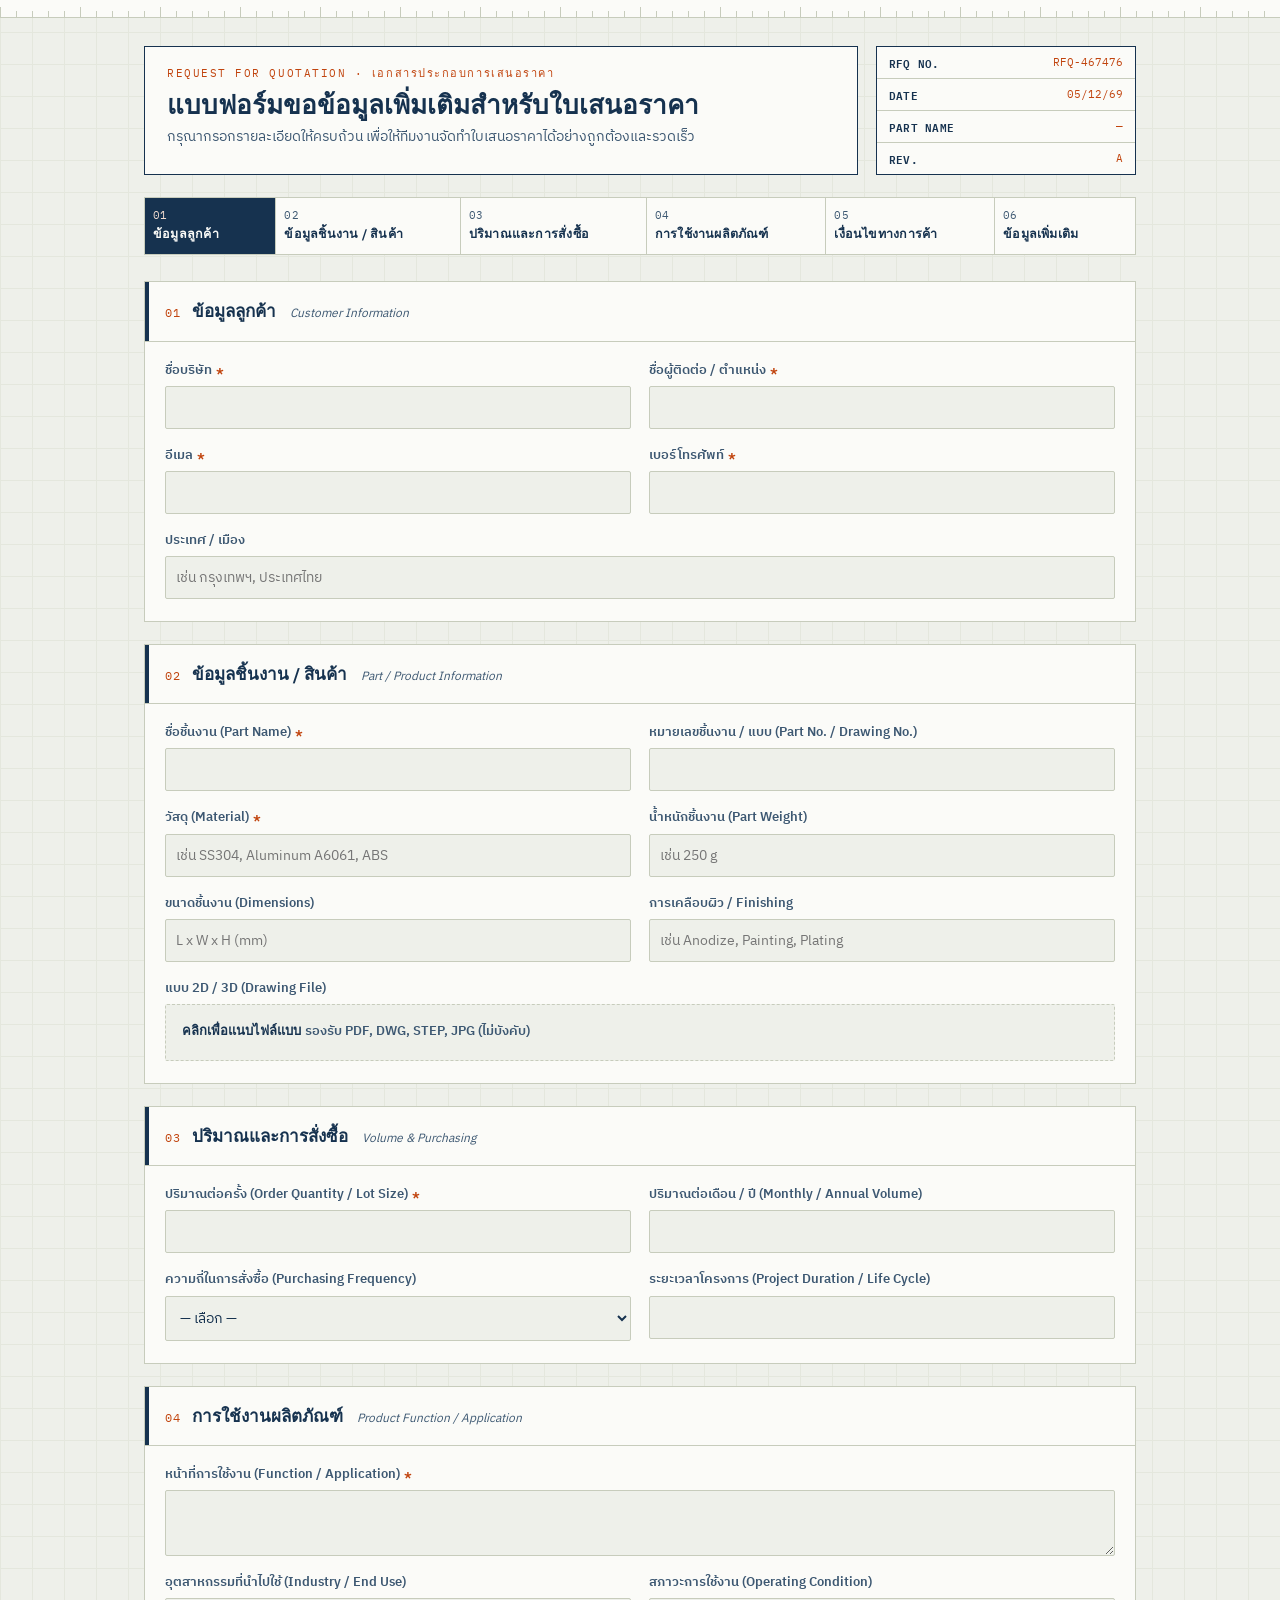
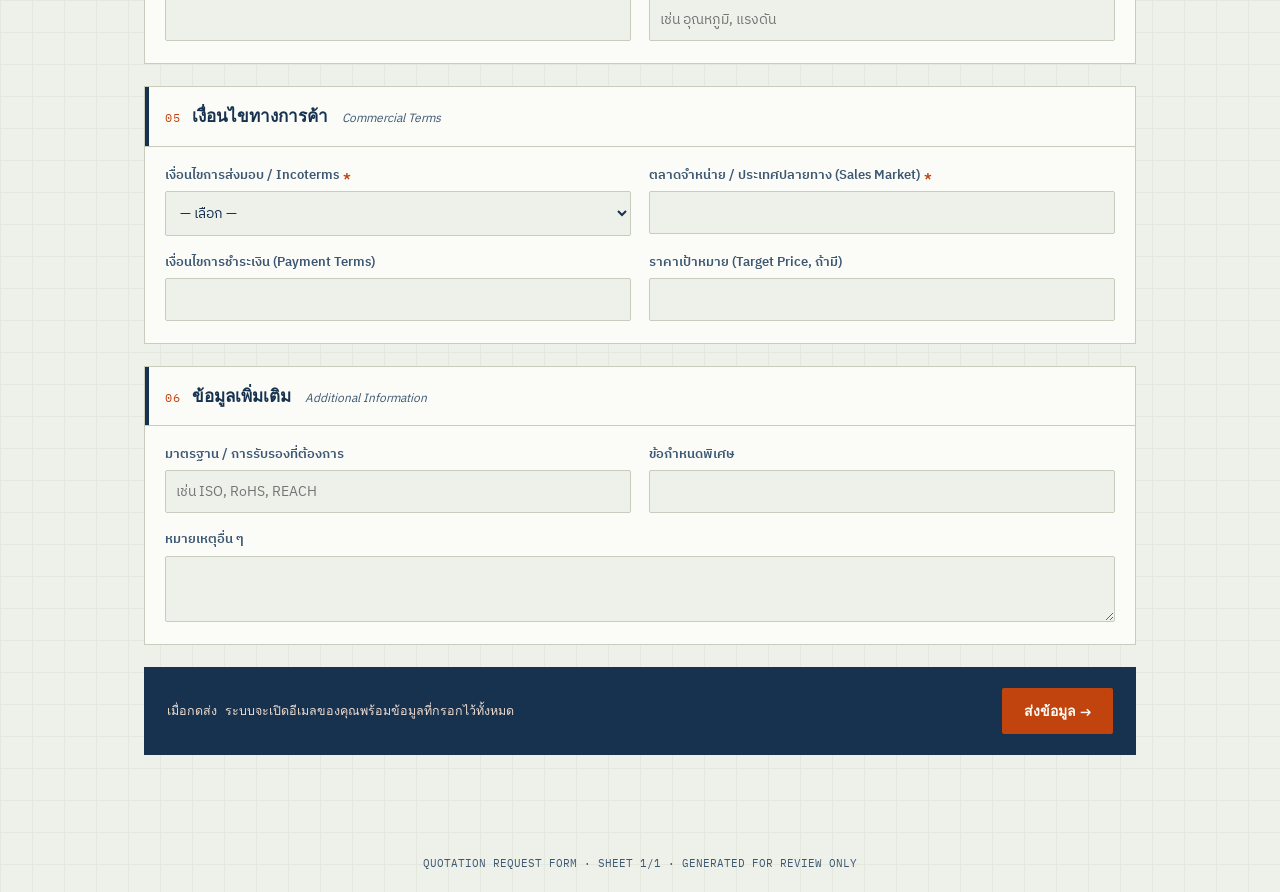
<file: rfq-form.html>
<!DOCTYPE html>
<html lang="th">
<head>
<meta charset="UTF-8">
<meta name="viewport" content="width=device-width, initial-scale=1.0">
<title>แบบฟอร์มขอข้อมูลเพิ่มเติมสำหรับใบเสนอราคา</title>
<link rel="preconnect" href="https://fonts.googleapis.com">
<link href="https://fonts.googleapis.com/css2?family=Space+Grotesk:wght@500;600;700&family=IBM+Plex+Sans+Thai:wght@400;500;600;700&family=IBM+Plex+Mono:wght@500;600&display=swap" rel="stylesheet">
<style>
  :root{
    --paper:#EEF0EA;
    --paper-2:#E4E7DD;
    --ink:#16324F;
    --ink-soft:#3D5872;
    --line:#C7CCBC;
    --accent:#C1440E;
    --accent-soft:#F1DCCF;
    --ok:#3F7859;
    --white:#FBFBF8;
    --radius:2px;
    --mono:'IBM Plex Mono',monospace;
    --disp:'Space Grotesk',sans-serif;
    --body:'IBM Plex Sans Thai','IBM Plex Sans',sans-serif;
  }
  *{box-sizing:border-box;}
  html{scroll-behavior:smooth;}
  body{
    margin:0;
    background:var(--paper);
    color:var(--ink);
    font-family:var(--body);
    font-size:15px;
    line-height:1.55;
    background-image:
      linear-gradient(var(--paper-2) 1px,transparent 1px),
      linear-gradient(90deg,var(--paper-2) 1px,transparent 1px);
    background-size:32px 32px;
  }
  @media (prefers-reduced-motion:no-preference){
    .reveal{opacity:0;transform:translateY(10px);transition:opacity .5s ease,transform .5s ease;}
    .reveal.in{opacity:1;transform:translateY(0);}
  }

  /* ---------- ruler ---------- */
  .ruler{
    height:18px;
    display:flex;
    align-items:flex-end;
    overflow:hidden;
    border-bottom:1px solid var(--line);
    background:var(--white);
  }
  .ruler span{
    flex:0 0 auto;width:16px;height:6px;border-left:1px solid var(--line);
  }
  .ruler span:nth-child(5n+1){height:10px;}

  /* ---------- header / title block ---------- */
  .sheet-head{
    max-width:1040px;margin:0 auto;padding:28px 24px 0;
    display:grid;grid-template-columns:1fr 260px;gap:18px;
  }
  @media (max-width:720px){ .sheet-head{grid-template-columns:1fr;} }
  .titlebox{
    border:1.5px solid var(--ink);background:var(--white);
    padding:18px 22px 20px;
  }
  .titlebox .eyebrow{
    font-family:var(--mono);font-size:11px;letter-spacing:.14em;color:var(--accent);
    text-transform:uppercase;margin:0 0 8px;
  }
  .titlebox h1{
    font-family:var(--disp);font-size:26px;line-height:1.2;margin:0 0 6px;font-weight:700;color:var(--ink);
  }
  .titlebox p{margin:0;color:var(--ink-soft);font-size:13.5px;}
  .stampbox{
    border:1.5px solid var(--ink);background:var(--white);
    font-family:var(--mono);font-size:11px;color:var(--ink-soft);
  }
  .stampbox .row{
    display:flex;justify-content:space-between;padding:7px 12px;border-bottom:1px solid var(--line);
  }
  .stampbox .row:last-child{border-bottom:none;}
  .stampbox .row b{color:var(--ink);font-weight:600;letter-spacing:.02em;}
  .stampbox .row span.val{color:var(--accent);max-width:150px;text-align:right;overflow:hidden;text-overflow:ellipsis;white-space:nowrap;}

  /* ---------- progress nav ---------- */
  .progress-wrap{
    max-width:1040px;margin:22px auto 0;padding:0 24px;
  }
  .progress{
    display:flex;border:1px solid var(--line);background:var(--white);
    overflow-x:auto;
  }
  .progress button{
    flex:1 0 auto;min-width:118px;background:none;border:none;border-right:1px solid var(--line);
    font-family:var(--mono);font-size:11px;color:var(--ink-soft);padding:10px 8px;cursor:pointer;
    text-align:left;letter-spacing:.02em;transition:background .2s,color .2s;
  }
  .progress button:last-child{border-right:none;}
  .progress button b{display:block;font-family:var(--disp);font-size:12.5px;color:var(--ink);font-weight:600;margin-top:2px;}
  .progress button.active{background:var(--ink);color:var(--accent-soft);}
  .progress button.active b{color:var(--white);}
  .progress button.done{color:var(--ok);}

  /* ---------- form body ---------- */
  main{max-width:1040px;margin:0 auto;padding:26px 24px 80px;}
  section.card{
    background:var(--white);border:1px solid var(--line);margin-bottom:22px;
    scroll-margin-top:90px;
  }
  section.card .card-head{
    display:flex;align-items:baseline;gap:12px;padding:16px 20px;border-bottom:1px solid var(--line);
    background:linear-gradient(90deg,var(--ink) 0 4px,transparent 4px);
  }
  .card-head .num{font-family:var(--mono);font-size:12px;color:var(--accent);letter-spacing:.05em;}
  .card-head h2{font-family:var(--disp);font-size:17px;margin:0;font-weight:600;color:var(--ink);}
  .card-head span.en{font-size:12px;color:var(--ink-soft);font-style:italic;margin-left:2px;}
  .card-body{padding:18px 20px 22px;display:grid;grid-template-columns:1fr 1fr;gap:16px 18px;}
  @media (max-width:640px){ .card-body{grid-template-columns:1fr;} }
  .field{display:flex;flex-direction:column;gap:6px;}
  .field.full{grid-column:1/-1;}
  .field label{font-size:13px;color:var(--ink-soft);font-weight:600;display:flex;gap:4px;}
  .field label .req{color:var(--accent);font-family:var(--mono);}
  .field input, .field select, .field textarea{
    font-family:var(--body);font-size:14px;color:var(--ink);
    border:1px solid var(--line);border-radius:var(--radius);background:var(--paper);
    padding:9px 10px;outline:none;transition:border-color .15s,background .15s;
  }
  .field textarea{resize:vertical;min-height:64px;}
  .field input:focus,.field select:focus,.field textarea:focus{
    border-color:var(--ink);background:var(--white);
  }
  .field .hint{font-size:11.5px;color:#8A8F80;font-family:var(--mono);}
  .field .err{font-size:12px;color:var(--accent);display:none;font-weight:600;}
  .field.invalid input,.field.invalid select,.field.invalid textarea{border-color:var(--accent);background:#FBF2ED;}
  .field.invalid .err{display:block;}

  .upload{
    border:1.5px dashed var(--line);background:var(--paper);padding:16px;text-align:center;
    font-size:12.5px;color:var(--ink-soft);border-radius:var(--radius);cursor:pointer;transition:border-color .15s;
  }
  .upload:hover{border-color:var(--ink);}
  .upload b{display:block;color:var(--ink);font-family:var(--disp);font-size:13px;margin-bottom:3px;}
  .upload input{display:none;}
  .upload .fname{margin-top:6px;font-family:var(--mono);color:var(--ok);}

  /* ---------- submit ---------- */
  .submit-bar{
    display:flex;justify-content:space-between;align-items:center;gap:16px;
    padding:20px 22px;background:var(--ink);border:1px solid var(--ink);flex-wrap:wrap;
  }
  .submit-bar p{margin:0;color:var(--accent-soft);font-size:12.5px;font-family:var(--mono);}
  .btn{
    font-family:var(--disp);font-weight:600;font-size:14px;border:none;cursor:pointer;
    padding:12px 22px;border-radius:var(--radius);transition:transform .12s,opacity .12s;
  }
  .btn:active{transform:scale(.97);}
  .btn-primary{background:var(--accent);color:var(--white);}
  .btn-primary:hover{opacity:.92;}

  /* ---------- success overlay ---------- */
  .overlay{
    position:fixed;inset:0;background:rgba(22,50,79,.72);display:none;
    align-items:center;justify-content:center;padding:20px;z-index:50;
  }
  .overlay.show{display:flex;}
  .stampcard{
    background:var(--white);border:2px solid var(--ink);max-width:460px;width:100%;
    padding:26px 26px 22px;position:relative;
  }
  .stampcard .stamp{
    position:absolute;top:-16px;right:22px;border:3px solid var(--ok);color:var(--ok);
    font-family:var(--disp);font-weight:700;font-size:13px;letter-spacing:.1em;
    padding:5px 10px;transform:rotate(-6deg);background:var(--white);
  }
  .stampcard h3{font-family:var(--disp);margin:6px 0 10px;font-size:19px;color:var(--ink);}
  .stampcard p{font-size:13.5px;color:var(--ink-soft);margin:0 0 16px;}
  .stampcard .actions{display:flex;gap:10px;flex-wrap:wrap;}
  .btn-ghost{background:none;border:1.5px solid var(--ink);color:var(--ink);}
  .btn-ghost:hover{background:var(--paper);}
  .close-x{position:absolute;top:10px;right:12px;background:none;border:none;font-size:18px;color:var(--ink-soft);cursor:pointer;}

  footer{text-align:center;padding:20px;font-family:var(--mono);font-size:11px;color:var(--ink-soft);}
</style>
</head>
<body>

<div class="ruler" id="ruler"></div>

<div class="sheet-head">
  <div class="titlebox reveal">
    <p class="eyebrow">Request for Quotation · เอกสารประกอบการเสนอราคา</p>
    <h1>แบบฟอร์มขอข้อมูลเพิ่มเติมสำหรับใบเสนอราคา</h1>
    <p>กรุณากรอกรายละเอียดให้ครบถ้วน เพื่อให้ทีมงานจัดทำใบเสนอราคาได้อย่างถูกต้องและรวดเร็ว</p>
  </div>
  <div class="stampbox reveal">
    <div class="row"><b>RFQ NO.</b><span class="val" id="rfqNo">—</span></div>
    <div class="row"><b>DATE</b><span class="val" id="rfqDate">—</span></div>
    <div class="row"><b>PART NAME</b><span class="val" id="rfqPart">—</span></div>
    <div class="row"><b>REV.</b><span class="val">A</span></div>
  </div>
</div>

<div class="progress-wrap">
  <nav class="progress" id="progressNav"></nav>
</div>

<form id="rfqForm">
<main>

  <section class="card reveal" id="sec-1" data-title="ข้อมูลลูกค้า" data-en="Customer Information">
    <div class="card-head"><span class="num">01</span><h2>ข้อมูลลูกค้า</h2><span class="en">Customer Information</span></div>
    <div class="card-body">
      <div class="field"><label>ชื่อบริษัท <span class="req">*</span></label>
        <input type="text" required data-field="company"><span class="err">กรุณากรอกชื่อบริษัท</span></div>
      <div class="field"><label>ชื่อผู้ติดต่อ / ตำแหน่ง <span class="req">*</span></label>
        <input type="text" required data-field="contact"><span class="err">กรุณากรอกชื่อผู้ติดต่อ</span></div>
      <div class="field"><label>อีเมล <span class="req">*</span></label>
        <input type="email" required data-field="email"><span class="err">กรุณากรอกอีเมลให้ถูกต้อง</span></div>
      <div class="field"><label>เบอร์โทรศัพท์ <span class="req">*</span></label>
        <input type="tel" required data-field="phone"><span class="err">กรุณากรอกเบอร์โทรศัพท์</span></div>
      <div class="field full"><label>ประเทศ / เมือง</label>
        <input type="text" data-field="location" placeholder="เช่น กรุงเทพฯ, ประเทศไทย"></div>
    </div>
  </section>

  <section class="card reveal" id="sec-2" data-title="ข้อมูลชิ้นงาน / สินค้า" data-en="Part / Product Information">
    <div class="card-head"><span class="num">02</span><h2>ข้อมูลชิ้นงาน / สินค้า</h2><span class="en">Part / Product Information</span></div>
    <div class="card-body">
      <div class="field"><label>ชื่อชิ้นงาน (Part Name) <span class="req">*</span></label>
        <input type="text" required data-field="partName"><span class="err">กรุณากรอกชื่อชิ้นงาน</span></div>
      <div class="field"><label>หมายเลขชิ้นงาน / แบบ (Part No. / Drawing No.)</label>
        <input type="text" data-field="partNo"></div>
      <div class="field"><label>วัสดุ (Material) <span class="req">*</span></label>
        <input type="text" required placeholder="เช่น SS304, Aluminum A6061, ABS" data-field="material">
        <span class="err">กรุณากรอกวัสดุ</span></div>
      <div class="field"><label>น้ำหนักชิ้นงาน (Part Weight)</label>
        <input type="text" placeholder="เช่น 250 g" data-field="weight"></div>
      <div class="field"><label>ขนาดชิ้นงาน (Dimensions)</label>
        <input type="text" placeholder="L x W x H (mm)" data-field="dimensions"></div>
      <div class="field"><label>การเคลือบผิว / Finishing</label>
        <input type="text" placeholder="เช่น Anodize, Painting, Plating" data-field="finishing"></div>
      <div class="field full">
        <label>แบบ 2D / 3D (Drawing File)</label>
        <label class="upload" id="uploadBox">
          <b>คลิกเพื่อแนบไฟล์แบบ</b>
          รองรับ PDF, DWG, STEP, JPG (ไม่บังคับ)
          <input type="file" id="fileInput">
          <div class="fname" id="fname"></div>
        </label>
      </div>
    </div>
  </section>

  <section class="card reveal" id="sec-3" data-title="ปริมาณและการสั่งซื้อ" data-en="Volume & Purchasing">
    <div class="card-head"><span class="num">03</span><h2>ปริมาณและการสั่งซื้อ</h2><span class="en">Volume & Purchasing</span></div>
    <div class="card-body">
      <div class="field"><label>ปริมาณต่อครั้ง (Order Quantity / Lot Size) <span class="req">*</span></label>
        <input type="text" required data-field="lotSize"><span class="err">กรุณากรอกปริมาณต่อครั้ง</span></div>
      <div class="field"><label>ปริมาณต่อเดือน / ปี (Monthly / Annual Volume)</label>
        <input type="text" data-field="volume"></div>
      <div class="field"><label>ความถี่ในการสั่งซื้อ (Purchasing Frequency)</label>
        <select data-field="frequency">
          <option value="">— เลือก —</option>
          <option>รายสัปดาห์</option><option>รายเดือน</option><option>รายไตรมาส</option>
          <option>ไม่สม่ำเสมอ / ตามโครงการ</option><option>ครั้งเดียว</option>
        </select></div>
      <div class="field"><label>ระยะเวลาโครงการ (Project Duration / Life Cycle)</label>
        <input type="text" data-field="duration"></div>
    </div>
  </section>

  <section class="card reveal" id="sec-4" data-title="การใช้งานผลิตภัณฑ์" data-en="Product Function / Application">
    <div class="card-head"><span class="num">04</span><h2>การใช้งานผลิตภัณฑ์</h2><span class="en">Product Function / Application</span></div>
    <div class="card-body">
      <div class="field full"><label>หน้าที่การใช้งาน (Function / Application) <span class="req">*</span></label>
        <textarea required data-field="function"></textarea><span class="err">กรุณาระบุหน้าที่การใช้งาน</span></div>
      <div class="field"><label>อุตสาหกรรมที่นำไปใช้ (Industry / End Use)</label>
        <input type="text" data-field="industry"></div>
      <div class="field"><label>สภาวะการใช้งาน (Operating Condition)</label>
        <input type="text" placeholder="เช่น อุณหภูมิ, แรงดัน" data-field="condition"></div>
    </div>
  </section>

  <section class="card reveal" id="sec-5" data-title="เงื่อนไขทางการค้า" data-en="Commercial Terms">
    <div class="card-head"><span class="num">05</span><h2>เงื่อนไขทางการค้า</h2><span class="en">Commercial Terms</span></div>
    <div class="card-body">
      <div class="field"><label>เงื่อนไขการส่งมอบ / Incoterms <span class="req">*</span></label>
        <select required data-field="incoterms">
          <option value="">— เลือก —</option>
          <option>EXW</option><option>FOB</option><option>CIF</option><option>DDP</option><option>อื่นๆ</option>
        </select><span class="err">กรุณาเลือกเงื่อนไขการส่งมอบ</span></div>
      <div class="field"><label>ตลาดจำหน่าย / ประเทศปลายทาง (Sales Market) <span class="req">*</span></label>
        <input type="text" required data-field="market"><span class="err">กรุณากรอกตลาดจำหน่าย</span></div>
      <div class="field"><label>เงื่อนไขการชำระเงิน (Payment Terms)</label>
        <input type="text" data-field="payment"></div>
      <div class="field"><label>ราคาเป้าหมาย (Target Price, ถ้ามี)</label>
        <input type="text" data-field="targetPrice"></div>
    </div>
  </section>

  <section class="card reveal" id="sec-6" data-title="ข้อมูลเพิ่มเติม" data-en="Additional Information">
    <div class="card-head"><span class="num">06</span><h2>ข้อมูลเพิ่มเติม</h2><span class="en">Additional Information</span></div>
    <div class="card-body">
      <div class="field"><label>มาตรฐาน / การรับรองที่ต้องการ</label>
        <input type="text" placeholder="เช่น ISO, RoHS, REACH" data-field="certification"></div>
      <div class="field"><label>ข้อกำหนดพิเศษ</label>
        <input type="text" data-field="special"></div>
      <div class="field full"><label>หมายเหตุอื่น ๆ</label>
        <textarea data-field="remarks"></textarea></div>
    </div>
  </section>

  <div class="submit-bar reveal">
    <p>เมื่อกดส่ง ระบบจะเปิดอีเมลของคุณพร้อมข้อมูลที่กรอกไว้ทั้งหมด</p>
    <button type="submit" class="btn btn-primary">ส่งข้อมูล →</button>
  </div>

</main>
</form>

<footer>QUOTATION REQUEST FORM · SHEET 1/1 · GENERATED FOR REVIEW ONLY</footer>

<div class="overlay" id="overlay">
  <div class="stampcard">
    <button class="close-x" id="closeOverlay">✕</button>
    <div class="stamp">APPROVED</div>
    <h3>ข้อมูลครบถ้วนแล้ว</h3>
    <p>กดปุ่มด้านล่างเพื่อเปิดอีเมลพร้อมข้อมูลที่กรอกไว้ หรือคัดลอกข้อมูลไปวางในที่อื่น</p>
    <div class="actions">
      <button type="button" class="btn btn-primary" id="mailtoBtn">เปิดอีเมล</button>
      <button type="button" class="btn btn-ghost" id="copyBtn">คัดลอกข้อมูล</button>
    </div>
  </div>
</div>

<script>
  // ruler ticks
  const ruler=document.getElementById('ruler');
  for(let i=0;i<160;i++){const s=document.createElement('span');ruler.appendChild(s);}

  // title block live values
  document.getElementById('rfqDate').textContent=new Date().toLocaleDateString('th-TH',{year:'2-digit',month:'2-digit',day:'2-digit'});
  document.getElementById('rfqNo').textContent='RFQ-'+Date.now().toString().slice(-6);
  const partNameInput=document.querySelector('[data-field="partName"]');
  partNameInput.addEventListener('input',e=>{
    document.getElementById('rfqPart').textContent=e.target.value.trim()||'—';
  });

  // reveal on scroll
  const revealEls=document.querySelectorAll('.reveal');
  const io=new IntersectionObserver(entries=>{
    entries.forEach(en=>{ if(en.isIntersecting){en.target.classList.add('in'); io.unobserve(en.target);} });
  },{threshold:.12});
  revealEls.forEach(el=>io.observe(el));

  // progress nav build
  const sections=[...document.querySelectorAll('section.card')];
  const nav=document.getElementById('progressNav');
  sections.forEach((sec,i)=>{
    const btn=document.createElement('button');
    btn.type='button';
    btn.dataset.target=sec.id;
    btn.innerHTML=(i+1).toString().padStart(2,'0')+'<b>'+sec.dataset.title+'</b>';
    btn.addEventListener('click',()=>sec.scrollIntoView({behavior:'smooth',block:'start'}));
    nav.appendChild(btn);
  });
  const navBtns=[...nav.children];
  const navObserver=new IntersectionObserver(entries=>{
    entries.forEach(en=>{
      const idx=sections.indexOf(en.target);
      if(en.isIntersecting){
        navBtns.forEach(b=>b.classList.remove('active'));
        navBtns[idx].classList.add('active');
      }
    });
  },{threshold:.4,rootMargin:'-80px 0px -40% 0px'});
  sections.forEach(s=>navObserver.observe(s));

  // upload
  const fileInput=document.getElementById('fileInput');
  const fname=document.getElementById('fname');
  fileInput.addEventListener('change',()=>{
    fname.textContent=fileInput.files.length? '✓ '+fileInput.files[0].name : '';
  });

  // field labels map (thai) for email body
  const fieldLabels={
    company:'ชื่อบริษัท', contact:'ชื่อผู้ติดต่อ / ตำแหน่ง', email:'อีเมล', phone:'เบอร์โทรศัพท์', location:'ประเทศ / เมือง',
    partName:'ชื่อชิ้นงาน (Part Name)', partNo:'หมายเลขชิ้นงาน / แบบ', material:'วัสดุ (Material)', weight:'น้ำหนักชิ้นงาน',
    dimensions:'ขนาดชิ้นงาน', finishing:'การเคลือบผิว / Finishing',
    lotSize:'ปริมาณต่อครั้ง', volume:'ปริมาณต่อเดือน/ปี', frequency:'ความถี่ในการสั่งซื้อ', duration:'ระยะเวลาโครงการ',
    function:'หน้าที่การใช้งาน', industry:'อุตสาหกรรมที่นำไปใช้', condition:'สภาวะการใช้งาน',
    incoterms:'เงื่อนไขการส่งมอบ / Incoterms', market:'ตลาดจำหน่าย', payment:'เงื่อนไขการชำระเงิน', targetPrice:'ราคาเป้าหมาย',
    certification:'มาตรฐาน/การรับรอง', special:'ข้อกำหนดพิเศษ', remarks:'หมายเหตุ'
  };

  const form=document.getElementById('rfqForm');
  const overlay=document.getElementById('overlay');
  let compiledText='';

  form.addEventListener('submit', e=>{
    e.preventDefault();
    let firstInvalid=null;
    document.querySelectorAll('.field').forEach(f=>f.classList.remove('invalid'));

    const data={};
    document.querySelectorAll('[data-field]').forEach(inp=>{
      const fieldWrap=inp.closest('.field');
      if(inp.hasAttribute('required') && !inp.value.trim()){
        fieldWrap.classList.add('invalid');
        if(!firstInvalid) firstInvalid=inp;
      }
      data[inp.dataset.field]=inp.value.trim();
    });

    if(firstInvalid){
      firstInvalid.closest('section').scrollIntoView({behavior:'smooth',block:'center'});
      firstInvalid.focus();
      return;
    }

    let lines=['แบบสอบถามข้อมูลเพิ่มเติมสำหรับใบเสนอราคา','RFQ No: '+document.getElementById('rfqNo').textContent,''];
    Object.keys(fieldLabels).forEach(k=>{
      if(data[k]) lines.push(fieldLabels[k]+': '+data[k]);
    });
    if(fileInput.files.length) lines.push('ไฟล์แบบที่แนบ: '+fileInput.files[0].name+' (โปรดแนบไฟล์จริงในอีเมล)');
    compiledText=lines.join('\n');

    overlay.classList.add('show');
  });

  document.getElementById('closeOverlay').addEventListener('click',()=>overlay.classList.remove('show'));

  document.getElementById('mailtoBtn').addEventListener('click',()=>{
    const subject=encodeURIComponent('ข้อมูลเพิ่มเติมสำหรับใบเสนอราคา - '+(document.querySelector('[data-field="company"]').value||''));
    const body=encodeURIComponent(compiledText);
    window.location.href=`mailto:?subject=${subject}&body=${body}`;
  });

  document.getElementById('copyBtn').addEventListener('click',()=>{
    navigator.clipboard.writeText(compiledText).then(()=>{
      const b=document.getElementById('copyBtn');
      const old=b.textContent; b.textContent='คัดลอกแล้ว ✓';
      setTimeout(()=>b.textContent=old,1600);
    });
  });
</script>
</body>
</html>
</file>
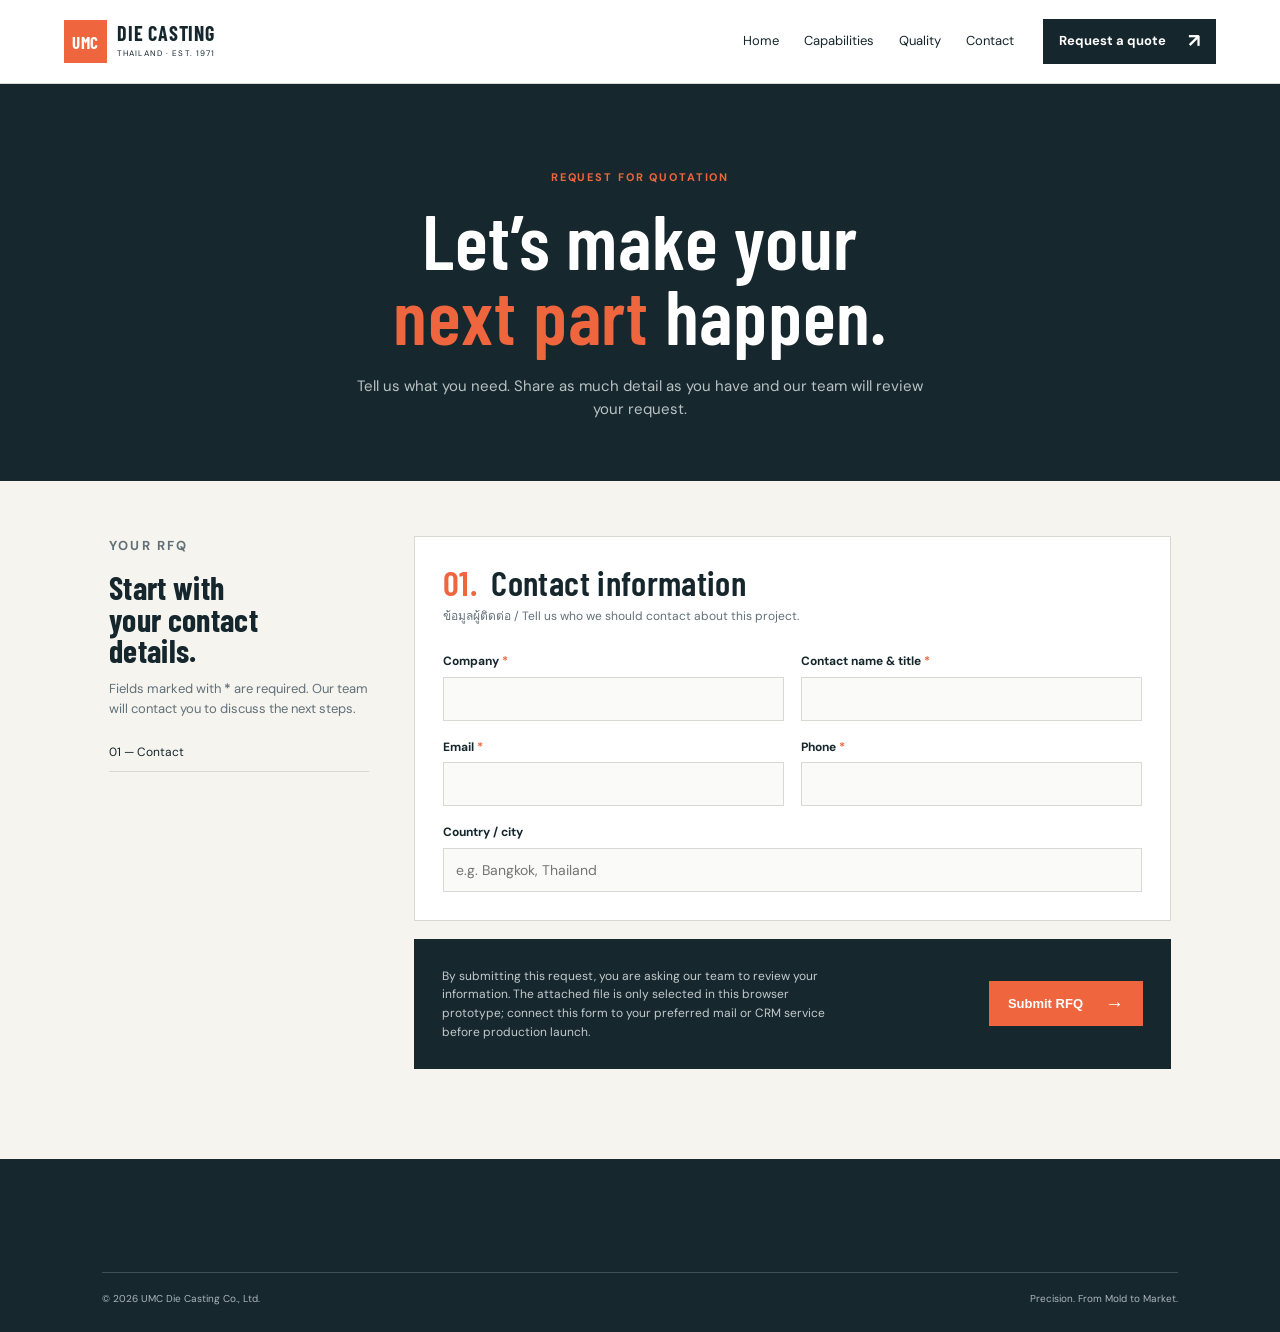
<file: rfq.html>
<!doctype html>
<html lang="en">
<head><meta charset="utf-8"><meta name="viewport" content="width=device-width, initial-scale=1"><title>Request a Quote | UMC Die Casting</title><link rel="preconnect" href="https://fonts.googleapis.com"><link rel="preconnect" href="https://fonts.gstatic.com" crossorigin><link href="https://fonts.googleapis.com/css2?family=Barlow+Condensed:wght@500;600;700&family=DM+Sans:wght@400;500;600;700&display=swap" rel="stylesheet"><link rel="stylesheet" href="styles.css"></head>
<body>
<header class="site-header"><a class="brand" href="index.html"><span class="brand-mark">UMC</span><span><strong>DIE CASTING</strong><small>THAILAND · EST. 1971</small></span></a><button class="menu-toggle" aria-expanded="false" aria-controls="main-nav">Menu</button><nav id="main-nav" class="main-nav"><a href="index.html">Home</a><a href="index.html#capabilities">Capabilities</a><a href="index.html#quality">Quality</a><a href="index.html#contact">Contact</a><a class="nav-cta" href="rfq.html">Request a quote <span>↗</span></a></nav></header>
<main><section class="rfq-hero"><p class="eyebrow">Request for quotation</p><h1>Let’s make your<br><em>next part</em> happen.</h1><p>Tell us what you need. Share as much detail as you have and our team will review your request.</p></section>
<div class="rfq-layout"><aside class="rfq-aside"><p class="eyebrow">Your RFQ</p><h2>Start with<br>your contact<br>details.</h2><p>Fields marked with <b>*</b> are required. Our team will contact you to discuss the next steps.</p><nav><a href="#contact-info">01 — Contact</a></nav></aside>
<div><form id="rfq-form" novalidate><div class="form-notice">Please complete the required fields before submitting your RFQ.</div>
<section id="contact-info" class="form-section"><h2><span>01.</span> Contact information</h2><p>ข้อมูลผู้ติดต่อ / Tell us who we should contact about this project.</p><div class="form-grid"><div class="field"><label>Company <b>*</b></label><input required name="company" type="text" autocomplete="organization"></div><div class="field"><label>Contact name &amp; title <b>*</b></label><input required name="contact" type="text" autocomplete="name"></div><div class="field"><label>Email <b>*</b></label><input required name="email" type="email" autocomplete="email"></div><div class="field"><label>Phone <b>*</b></label><input required name="phone" type="tel" autocomplete="tel"></div><div class="field full"><label>Country / city</label><input name="location" type="text" placeholder="e.g. Bangkok, Thailand"></div></div></section>
<div class="rfq-submit"><p>By submitting this request, you are asking our team to review your information. The attached file is only selected in this browser prototype; connect this form to your preferred mail or CRM service before production launch.</p><button class="button button-primary" type="submit">Submit RFQ <span>→</span></button></div></form>
<section class="success"><p class="eyebrow">Request received</p><h2>Thank you.</h2><p>Your RFQ is ready for review. In a production version, this is where the form should send to your CRM or email inbox.</p><a class="button button-primary" href="index.html">Back to home <span>→</span></a></section></div></div></main>
<footer class="site-footer"><div class="footer-bottom"><span>© 2026 UMC Die Casting Co., Ltd.</span><span>Precision. From Mold to Market.</span></div></footer><script src="site.js"></script></body></html>
</file>
<file: styles.css>
:root{--ink:#15262c;--muted:#627078;--paper:#f5f4ef;--white:#fff;--orange:#ee653e;--line:#d7d9d3;--dark:#17272e;--serif:'Barlow Condensed',sans-serif;--sans:'DM Sans',sans-serif}*{box-sizing:border-box}html{scroll-behavior:smooth}body{margin:0;background:var(--paper);color:var(--ink);font-family:var(--sans);line-height:1.55}.site-header{height:84px;display:flex;align-items:center;justify-content:space-between;padding:0 clamp(22px,5vw,78px);background:var(--white);border-bottom:1px solid var(--line);position:sticky;top:0;z-index:10}.brand{color:var(--ink);display:flex;gap:10px;align-items:center;text-decoration:none}.brand-mark{width:43px;height:43px;display:grid;place-items:center;background:var(--orange);color:#fff;font:700 17px var(--serif);letter-spacing:.04em}.brand strong,.brand small{display:block}.brand strong{font:700 20px/1 var(--serif);letter-spacing:.04em}.brand small{font-size:8px;letter-spacing:.14em;margin-top:4px}.main-nav{display:flex;align-items:center;gap:25px}.main-nav>a{color:var(--ink);font-size:13px;text-decoration:none}.main-nav>a:not(.nav-cta):hover,.main-nav>.active{color:var(--orange)}.nav-cta,.button{display:inline-flex;align-items:center;gap:22px;text-decoration:none;font-weight:700}.nav-cta{background:var(--ink);color:#fff!important;padding:12px 16px;margin-left:4px}.nav-cta span,.button span{font-size:19px;line-height:0}.menu-toggle{display:none}.hero{max-width:1440px;margin:auto;min-height:640px;display:grid;grid-template-columns:1.04fr .96fr}.hero-copy{padding:clamp(75px,10vw,150px) clamp(25px,7vw,110px);align-self:center}.eyebrow{font-size:11px;letter-spacing:.17em;text-transform:uppercase;font-weight:700;color:var(--orange);margin:0 0 16px}h1,h2,h3{font-family:var(--serif);line-height:.98;margin:0;letter-spacing:.01em}h1{font-size:clamp(54px,7vw,100px);font-weight:600}h1 em,h2 em{font-style:normal;color:var(--orange)}.hero-text{font-size:16px;max-width:460px;color:var(--muted);margin:27px 0 33px}.button{padding:14px 18px;font-size:13px;border:1px solid transparent}.button-primary{background:var(--orange);color:#fff}.text-link{font-size:13px;color:var(--ink);margin-left:23px;text-decoration:none;font-weight:700}.text-link span{margin-left:9px}.hero-image{min-height:530px;position:relative;overflow:hidden}.hero-image img,.industry-image img{width:100%;height:100%;object-fit:cover;display:block;filter:saturate(.82)}.hero-tag{position:absolute;bottom:0;left:0;background:var(--dark);color:#fff;padding:21px 26px;display:flex;gap:13px;align-items:center}.hero-tag b{font:600 44px/.7 var(--serif);color:var(--orange)}.hero-tag span{font-size:11px;line-height:1.25;text-transform:uppercase;letter-spacing:.09em}.section-pad{padding:clamp(65px,9vw,130px) clamp(24px,8vw,125px)}.statement-grid{display:grid;grid-template-columns:1.2fr .8fr;gap:8vw;align-items:end}.statement h2,.section-head h2,.industries h2,.quality h2,.rfq-banner h2{font-size:clamp(43px,5vw,76px);font-weight:600}.statement-grid>p{color:var(--muted);font-size:16px;margin:0 0 5px}.stat-row{display:grid;grid-template-columns:repeat(3,1fr);border-top:1px solid var(--line);margin-top:70px;padding-top:22px;gap:20px}.stat-row b{display:block;font:600 34px var(--serif)}.stat-row span{font-size:12px;color:var(--muted)}.dark-section{background:var(--dark);color:#fff}.section-head{display:flex;justify-content:space-between;gap:70px;align-items:end}.section-head p:last-child{max-width:320px;color:#b7c2c3;font-size:14px}.cap-grid{margin-top:70px;display:grid;grid-template-columns:repeat(4,1fr);border-top:1px solid #45565c}.cap-grid article{padding:21px 25px 10px 0;border-right:1px solid #45565c;min-height:205px}.cap-grid article:not(:first-child){padding-left:25px}.cap-grid article:last-child{border:0}.cap-grid span{color:var(--orange);font:500 20px var(--serif)}.cap-grid h3,.process h3{font-size:28px;font-weight:500;margin:35px 0 10px}.cap-grid p{color:#b7c2c3;font-size:13px;margin:0}.process{text-align:center}.process-line{margin:55px auto 44px;display:grid;grid-template-columns:repeat(4,1fr);max-width:1050px;text-align:left}.process-line>div{border-top:1px solid var(--line);padding:18px 24px}.process-line i{font:500 20px var(--serif);font-style:normal;color:var(--orange)}.process-line h3{margin:19px 0 7px}.process-line p{font-size:12px;color:var(--muted);margin:0}.button-outline{border-color:var(--ink);color:var(--ink)}.industries{display:grid;grid-template-columns:1fr 1fr}.industry-image{min-height:520px}.industry-copy{background:#e8e9e3}.industry-copy ul{list-style:none;margin:48px 0 0;padding:0;border-top:1px solid var(--line)}.industry-copy li{padding:15px 0;border-bottom:1px solid var(--line);display:flex;justify-content:space-between;font:500 25px var(--serif)}.industry-copy li span{color:var(--orange)}.quality{display:grid;grid-template-columns:1fr 1fr;gap:10vw}.quality-copy>p{color:var(--muted);margin-top:32px;font-size:16px}.quality-points{margin-top:35px;display:grid;grid-template-columns:1fr 1fr;gap:10px}.quality-points span{border:1px solid var(--line);padding:12px;font-size:12px;font-weight:600}.rfq-banner{padding:clamp(55px,7vw,100px) clamp(24px,8vw,125px);background:var(--orange);display:flex;justify-content:space-between;align-items:center;color:#fff}.rfq-banner .eyebrow{color:var(--dark)}.button-light{background:#fff;color:var(--ink);white-space:nowrap}.site-footer{background:var(--dark);color:#fff;padding:58px clamp(24px,8vw,125px) 25px}.footer-top{display:grid;grid-template-columns:2fr 1fr 1fr 1fr;gap:30px}.footer-brand{color:#fff}.footer-top p{color:#aab7b9;font-size:12px;max-width:220px}.footer-top h4{font-size:11px;text-transform:uppercase;letter-spacing:.13em;color:var(--orange);margin:4px 0 16px}.footer-top a:not(.brand){display:block;color:#fff;text-decoration:none;font-size:13px;margin-bottom:7px}.footer-quote{font-size:17px!important;font-weight:700}.footer-quote span{color:var(--orange);margin-left:8px}.footer-bottom{border-top:1px solid #405057;margin-top:55px;padding-top:18px;display:flex;justify-content:space-between;color:#aab7b9;font-size:10px}.reveal{animation:rise .75s both}@keyframes rise{from{opacity:0;transform:translateY(22px)}to{opacity:1;transform:none}}
/* RFQ page */.rfq-hero{padding:85px 24px 60px;background:var(--dark);color:#fff;text-align:center}.rfq-hero h1{font-size:clamp(45px,6vw,78px)}.rfq-hero p:last-child{color:#b7c2c3;max-width:590px;margin:22px auto 0;font-size:15px}.rfq-layout{max-width:1110px;margin:0 auto;padding:55px 24px 90px;display:grid;grid-template-columns:260px 1fr;gap:45px}.rfq-aside{position:sticky;top:115px;height:max-content}.rfq-aside h2{font-size:32px}.rfq-aside p{font-size:13px;color:var(--muted)}.rfq-aside a{display:block;padding:10px 0;border-bottom:1px solid var(--line);text-decoration:none;color:var(--ink);font-size:12px}.form-section{background:#fff;border:1px solid var(--line);padding:28px;margin-bottom:18px}.form-section h2{font-size:35px;font-weight:600}.form-section h2 span{color:var(--orange);margin-right:7px}.form-section>p{font-size:12px;color:var(--muted);margin:8px 0 26px}.form-grid{display:grid;grid-template-columns:1fr 1fr;gap:17px}.field{display:flex;flex-direction:column;gap:6px}.field.full{grid-column:1/-1}.field label{font-size:12px;font-weight:700}.field label b{color:var(--orange)}.field input,.field select,.field textarea{font:14px var(--sans);padding:12px;border:1px solid var(--line);background:#fafaf8;border-radius:0;color:var(--ink)}.field textarea{min-height:95px;resize:vertical}.field input:focus,.field select:focus,.field textarea:focus{outline:2px solid #f8b19f;border-color:var(--orange)}.file-drop{grid-column:1/-1;border:1px dashed #abb2ad;padding:22px;text-align:center;background:#fafaf8;cursor:pointer}.file-drop input{display:none}.file-drop strong{display:block;font-size:13px}.file-drop small{color:var(--muted);font-size:11px}.file-name{font-size:12px;color:#278257;margin-top:8px}.rfq-submit{padding:28px;background:var(--dark);color:#fff;display:flex;justify-content:space-between;align-items:center;gap:20px}.rfq-submit p{font-size:12px;max-width:410px;color:#c2cacc;margin:0}.form-notice{display:none;background:#fce3dc;color:#8f391e;padding:11px;font-size:12px;margin-bottom:18px}.form-notice.show{display:block}.success{display:none;text-align:center;padding:45px;background:#fff;border:1px solid var(--line)}.success.show{display:block}.success h2{font-size:44px}.success p{color:var(--muted);font-size:14px}.success .button{margin-top:15px}
@media(max-width:820px){.menu-toggle{display:block;border:0;background:none;font:700 13px var(--sans)}.main-nav{display:none;position:absolute;left:0;right:0;top:83px;padding:20px 24px;background:#fff;border-bottom:1px solid var(--line);flex-direction:column;align-items:stretch;gap:16px}.main-nav.open{display:flex}.nav-cta{margin:0;text-align:center;justify-content:center}.hero{grid-template-columns:1fr}.hero-image{min-height:420px}.statement-grid,.quality{grid-template-columns:1fr;gap:28px}.cap-grid{grid-template-columns:1fr 1fr}.cap-grid article:nth-child(2){border-right:0}.cap-grid article:nth-child(3){border-top:1px solid #45565c;padding-left:0}.cap-grid article:nth-child(4){border-top:1px solid #45565c}.industries{grid-template-columns:1fr}.industry-image{min-height:340px}.footer-top{grid-template-columns:1fr 1fr}.rfq-layout{grid-template-columns:1fr}.rfq-aside{position:static}.rfq-aside nav{display:none}}@media(max-width:520px){.site-header{height:70px}.brand strong{font-size:17px}.brand-mark{width:37px;height:37px}.hero-copy{padding-top:70px}.hero-actions{display:flex;flex-direction:column;align-items:flex-start;gap:18px}.text-link{margin-left:0}.stat-row,.process-line,.quality-points,.form-grid{grid-template-columns:1fr}.stat-row{gap:25px}.cap-grid{grid-template-columns:1fr}.cap-grid article,.cap-grid article:not(:first-child){border-right:0;border-bottom:1px solid #45565c;padding:20px 0}.cap-grid article:last-child{border:0}.rfq-banner{display:block}.rfq-banner .button{margin-top:25px}.footer-top{grid-template-columns:1fr}.footer-bottom{display:block}.footer-bottom span{display:block;margin:5px 0}.form-section{padding:20px}.rfq-submit{display:block}.rfq-submit .button{margin-top:18px}}
</file>
